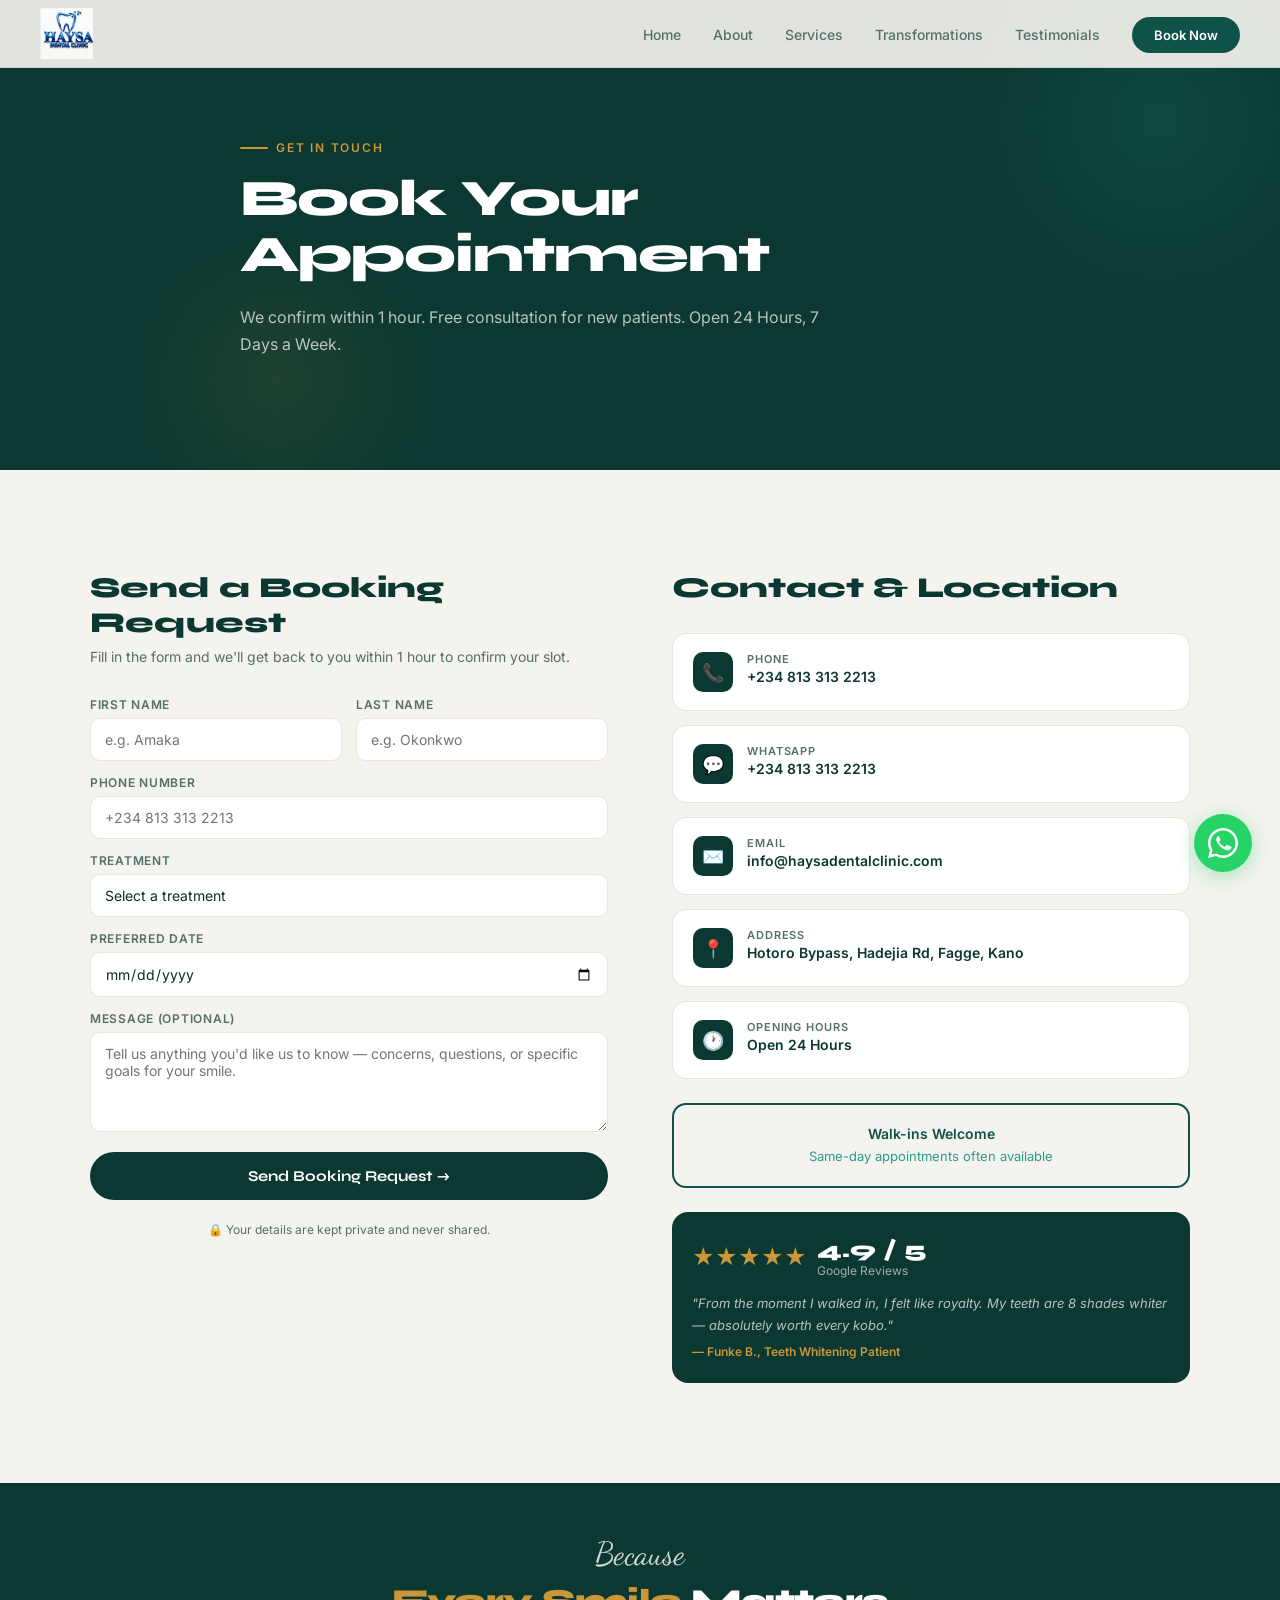
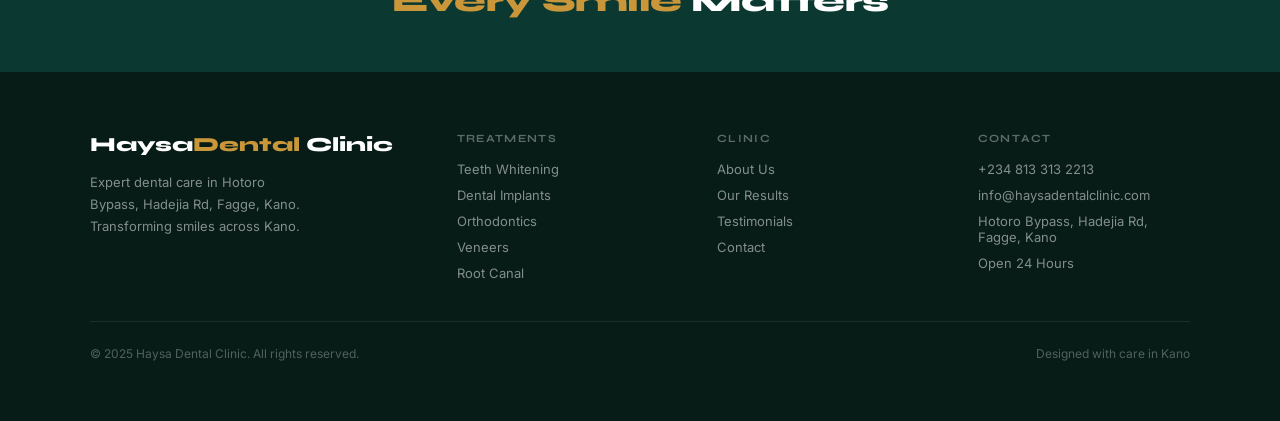
<file: contact.html>
<!DOCTYPE html>
<html lang="en">
<head>
  <meta charset="UTF-8" />
  <meta name="viewport" content="width=device-width, initial-scale=1.0" />
  <meta name="theme-color" content="#0B3830" />
  <title>Book Appointment | Haysa Dental Clinic — Hotoro Bypass, Hadejia Rd, Fagge, Kano</title>
  <meta name="description" content="Book your dental appointment at Haysa Dental Clinic in Hotoro Bypass, Hadejia Rd, Fagge, Kano. Free consultation for new patients. We confirm within 1 hour. Call +234 813 313 2213." />
  <link rel="preconnect" href="https://fonts.googleapis.com" />
  <link rel="preconnect" href="https://fonts.gstatic.com" crossorigin />
  <link href="https://fonts.googleapis.com/css2?family=Dancing+Script:wght@600;700&family=Syne:wght@700;800&family=Inter:wght@300;400;500;600&display=swap" rel="stylesheet" />
  <link rel="stylesheet" href="style.css" />
</head>
<body>

<!-- NAV -->
<nav class="nav">
  <a class="nav-logo" href="index.html">
    <img src="image-1783349737605.png" alt="Haysa Dental Clinic" class="nav-logo-img" />
  </a>
  <ul class="nav-links">
    <li><a href="index.html">Home</a></li>
    <li><a href="about.html">About</a></li>
    <li><a href="services.html">Services</a></li>
    <li><a href="transformations.html">Transformations</a></li>
    <li><a href="testimonials.html">Testimonials</a></li>
    <li><a href="contact.html" class="nav-cta active" style="background:var(--teal);">Book Now</a></li>
  </ul>
  <button class="nav-burger" onclick="document.querySelector('.mobile-menu').classList.add('open')" aria-label="Menu">
    <span></span><span></span><span></span>
  </button>
</nav>

<div class="mobile-menu">
  <button class="mobile-close" onclick="document.querySelector('.mobile-menu').classList.remove('open')">✕</button>
  <a href="index.html" onclick="document.querySelector('.mobile-menu').classList.remove('open')">Home</a>
  <a href="about.html" onclick="document.querySelector('.mobile-menu').classList.remove('open')">About</a>
  <a href="services.html" onclick="document.querySelector('.mobile-menu').classList.remove('open')">Services</a>
  <a href="transformations.html" onclick="document.querySelector('.mobile-menu').classList.remove('open')">Transformations</a>
  <a href="testimonials.html" onclick="document.querySelector('.mobile-menu').classList.remove('open')">Testimonials</a>
  <a href="contact.html" onclick="document.querySelector('.mobile-menu').classList.remove('open')">Book Now</a>
</div>

<!-- PAGE HERO -->
<section class="page-hero">
  <div class="page-hero-inner">
    <div class="page-hero-label">Get In Touch</div>
    <h1>Book Your<br>Appointment</h1>
    <p class="page-hero-sub">We confirm within 1 hour. Free consultation for new patients. Open 24 Hours, 7 Days a Week.</p>
  </div>
</section>

<!-- CONTACT SPLIT -->
<section class="contact-section">
  <div class="contact-grid">
    <!-- LEFT: Booking Form -->
    <div class="contact-form-wrap">
      <h2 class="fade-up">Send a Booking Request</h2>
      <p class="sub fade-up">Fill in the form and we'll get back to you within 1 hour to confirm your slot.</p>
      <form class="contact-form fade-up delay-1" id="contactForm" onsubmit="submitContactForm(event)">
        <div class="form-row">
          <div class="form-field">
            <label>First Name</label>
            <input type="text" placeholder="e.g. Amaka" required />
          </div>
          <div class="form-field">
            <label>Last Name</label>
            <input type="text" placeholder="e.g. Okonkwo" required />
          </div>
        </div>
        <div class="form-field">
          <label>Phone Number</label>
          <input type="tel" placeholder="+234 813 313 2213" required />
        </div>
        <div class="form-field">
          <label>Treatment</label>
          <select required>
            <option value="" disabled selected>Select a treatment</option>
            <option>General Dentistry</option>
            <option>Teeth Whitening</option>
            <option>Cosmetic Dentistry</option>
            <option>Dental Implants</option>
            <option>Porcelain Veneers</option>
            <option>Root Canal Treatment</option>
            <option>Braces &amp; Aligners</option>
            <option>Not sure — need advice</option>
          </select>
        </div>
        <div class="form-field">
          <label>Preferred Date</label>
          <input type="date" id="prefDate" required />
        </div>
        <div class="form-field">
          <label>Message (Optional)</label>
          <textarea placeholder="Tell us anything you'd like us to know — concerns, questions, or specific goals for your smile."></textarea>
        </div>
        <button type="submit" class="form-submit">Send Booking Request →</button>
        <p style="text-align:center;font-size:12px;color:var(--text-muted);margin-top:8px;">🔒 Your details are kept private and never shared.</p>
      </form>
      <div class="form-success" id="formSuccess">
        ✓ Thank you! We've received your request and will confirm your appointment within 1 hour.
      </div>
    </div>

    <!-- RIGHT: Contact Info -->
    <div class="contact-info-wrap fade-up delay-1">
      <h2>Contact &amp; Location</h2>
      <div class="contact-info-cards">
        <div class="contact-info-card">
          <div class="contact-info-icon">📞</div>
          <div>
            <div class="contact-info-label">Phone</div>
            <div class="contact-info-value"><a href="tel:+2348133132213">+234 813 313 2213</a></div>
          </div>
        </div>
        <div class="contact-info-card">
          <div class="contact-info-icon">💬</div>
          <div>
            <div class="contact-info-label">WhatsApp</div>
            <div class="contact-info-value"><a href="https://wa.me/2348133132213?text=Hello%20Haysa%20Dental%20Clinic%2C%20I%20would%20like%20to%20book%20an%20appointment." target="_blank" rel="noopener">+234 813 313 2213</a></div>
          </div>
        </div>
        <div class="contact-info-card">
          <div class="contact-info-icon">✉️</div>
          <div>
            <div class="contact-info-label">Email</div>
            <div class="contact-info-value"><a href="mailto:info@haysadentalclinic.com">info@haysadentalclinic.com</a></div>
          </div>
        </div>
        <div class="contact-info-card">
          <div class="contact-info-icon">📍</div>
          <div>
            <div class="contact-info-label">Address</div>
            <div class="contact-info-value">Hotoro Bypass, Hadejia Rd, Fagge, Kano</div>
          </div>
        </div>
        <div class="contact-info-card">
          <div class="contact-info-icon">🕐</div>
          <div>
            <div class="contact-info-label">Opening Hours</div>
            <div class="contact-info-value">Open 24 Hours</div>
          </div>
        </div>
      </div>
      <div class="contact-walkin">
        Walk-ins Welcome<br>
        <span style="font-size:13px;font-weight:400;color:var(--teal-mid);">Same-day appointments often available</span>
      </div>

      <!-- Mini trust block -->
      <div style="margin-top:24px;background:var(--dark);border-radius:16px;padding:24px 20px;color:var(--white);">
        <div style="display:flex;align-items:center;gap:10px;margin-bottom:14px;">
          <span style="font-size:22px;color:var(--gold);">★★★★★</span>
          <div>
            <div style="font-family:'Syne',sans-serif;font-weight:800;font-size:1.4rem;">4.9 / 5</div>
            <div style="font-size:12px;color:rgba(255,255,255,0.6);">Google Reviews</div>
          </div>
        </div>
        <p style="font-size:13px;color:rgba(255,255,255,0.7);line-height:1.7;font-style:italic;">"From the moment I walked in, I felt like royalty. My teeth are 8 shades whiter — absolutely worth every kobo."</p>
        <p style="font-size:12px;color:var(--gold);margin-top:8px;font-weight:600;">— Funke B., Teeth Whitening Patient</p>
      </div>
    </div>
  </div>
</section>

<!-- CTA BAR SIMPLE -->
<div class="cta-bar-simple">
  <div class="cta-bar-simple-text">Because</div>
  <div class="cta-bar-simple-main"><span>Every Smile</span> Matters</div>
</div>

<!-- FOOTER -->
<footer class="footer">
  <div class="footer-inner">
    <div class="footer-brand">
      <div class="footer-logo">Haysa<span>Dental</span> Clinic</div>
      <p class="footer-desc">Expert dental care in Hotoro Bypass, Hadejia Rd, Fagge, Kano. Transforming smiles across Kano.</p>
    </div>
    <div>
      <div class="footer-col-title">Treatments</div>
      <ul class="footer-links">
        <li><a href="services.html">Teeth Whitening</a></li>
        <li><a href="services.html">Dental Implants</a></li>
        <li><a href="services.html">Orthodontics</a></li>
        <li><a href="services.html">Veneers</a></li>
        <li><a href="services.html">Root Canal</a></li>
      </ul>
    </div>
    <div>
      <div class="footer-col-title">Clinic</div>
      <ul class="footer-links">
        <li><a href="about.html">About Us</a></li>
        <li><a href="transformations.html">Our Results</a></li>
        <li><a href="testimonials.html">Testimonials</a></li>
        <li><a href="contact.html">Contact</a></li>
      </ul>
    </div>
    <div>
      <div class="footer-col-title">Contact</div>
      <ul class="footer-links">
        <li>+234 813 313 2213</li>
        <li>info@haysadentalclinic.com</li>
        <li>Hotoro Bypass, Hadejia Rd, Fagge, Kano</li>
        <li>Open 24 Hours</li>
      </ul>
    </div>
  </div>
  <div class="footer-bottom">
    <span>© 2025 Haysa Dental Clinic. All rights reserved.</span>
    <span>Designed with care in Kano</span>
  </div>
</footer>

<!-- WHATSAPP FLOAT -->
<div class="whatsapp-float">
  <span class="whatsapp-tooltip">Chat on WhatsApp</span>
  <a class="whatsapp-bubble" href="https://wa.me/2348133132213?text=Hello%20Haysa%20Dental%20Clinic%2C%20I%20would%20like%20to%20book%20an%20appointment." target="_blank" rel="noopener" aria-label="Chat on WhatsApp">
    <svg viewBox="0 0 32 32" xmlns="http://www.w3.org/2000/svg"><path d="M16 0C7.163 0 0 7.163 0 16c0 2.822.737 5.469 2.027 7.774L0 32l8.473-2.001A15.938 15.938 0 0 0 16 32c8.837 0 16-7.163 16-16S24.837 0 16 0zm0 29.333a13.27 13.27 0 0 1-6.771-1.852l-.485-.29-5.029 1.187 1.213-4.906-.317-.503A13.272 13.272 0 0 1 2.667 16C2.667 8.636 8.636 2.667 16 2.667S29.333 8.636 29.333 16 23.364 29.333 16 29.333zm7.261-9.961c-.398-.199-2.354-1.162-2.719-1.295-.365-.133-.631-.199-.897.199-.266.398-1.029 1.295-1.261 1.561-.232.266-.465.299-.863.1-.398-.199-1.681-.619-3.203-1.975-1.183-1.055-1.982-2.358-2.214-2.756-.232-.398-.025-.613.174-.811.179-.178.398-.465.597-.698.199-.232.266-.398.398-.664.133-.266.066-.498-.033-.697-.1-.199-.897-2.162-1.229-2.96-.324-.778-.653-.672-.897-.684l-.764-.013c-.266 0-.697.1-.1063.498-.365.398-1.394 1.362-1.394 3.322s1.427 3.853 1.626 4.119c.199.266 2.808 4.285 6.805 6.009.951.411 1.693.656 2.271.839.954.303 1.823.260 2.509.158.765-.114 2.354-.963 2.686-1.893.332-.930.332-1.727.232-1.893-.099-.166-.365-.266-.763-.465z"/></svg>
  </a>
</div>

<script>
  const revealObs = new IntersectionObserver(entries => {
    entries.forEach(e => { if (e.isIntersecting) { e.target.classList.add('visible'); revealObs.unobserve(e.target); } });
  }, { threshold: 0.12 });
  document.querySelectorAll('.fade-up').forEach(el => revealObs.observe(el));

  function submitContactForm(e) {
    e.preventDefault();
    const form = document.getElementById('contactForm');
    const success = document.getElementById('formSuccess');
    form.style.display = 'none';
    success.style.display = 'block';
  }

  const dateInput = document.getElementById('prefDate');
  if (dateInput) dateInput.min = new Date().toISOString().split('T')[0];
</script>
</body>
</html>
</file>
<file: style.css>
*, *::before, *::after { box-sizing: border-box; margin: 0; padding: 0; }

:root {
  --cream:      #F5F3EE;
  --cream-dark: #EAE6DE;
  --dark:       #0B3830;
  --teal:       #0F5247;
  --teal-mid:   #2A9D8F;
  --gold:       #C9963A;
  --gold-light: #DEB05A;
  --white:      #FFFFFF;
  --text:       #0A2E28;
  --text-muted: #557068;
  --r: 16px;
}

html { scroll-behavior: smooth; }
body {
  font-family: 'Inter', sans-serif;
  background: var(--cream);
  color: var(--text);
  overflow-x: hidden;
}
img { display: block; max-width: 100%; }
a { text-decoration: none; color: inherit; }

/* ── NAV ── */
.nav {
  position: fixed;
  top: 0; left: 0; right: 0;
  z-index: 100;
  background: rgba(245,243,238,0.92);
  backdrop-filter: blur(12px);
  border-bottom: 1px solid rgba(11,56,48,0.1);
  padding: 0 40px;
  height: 68px;
  display: flex;
  align-items: center;
  justify-content: space-between;
}
.nav-logo {
  display: flex;
  align-items: center;
  gap: 10px;
}
.nav-logo-img {
  height: 52px;
  width: auto;
  object-fit: contain;
}
.nav-logo-icon {
  width: 38px;
  height: 38px;
  background: var(--dark);
  border-radius: 50%;
  display: flex;
  align-items: center;
  justify-content: center;
  font-size: 18px;
}
.nav-logo-text {
  font-family: 'Syne', sans-serif;
  font-weight: 800;
  font-size: 18px;
  color: var(--dark);
  line-height: 1;
}
.nav-logo-text span { color: var(--gold); }
.nav-links {
  display: flex;
  align-items: center;
  gap: 32px;
  list-style: none;
}
.nav-links a {
  font-size: 14px;
  font-weight: 500;
  color: var(--text-muted);
  transition: color .2s;
}
.nav-links a:hover { color: var(--dark); }
.nav-links a.active { color: var(--dark); font-weight: 700; }
.nav-cta {
  background: var(--dark);
  color: var(--white) !important;
  padding: 10px 22px;
  border-radius: 40px;
  font-size: 13px !important;
  font-weight: 600 !important;
  transition: background .2s !important;
}
.nav-cta:hover { background: var(--teal) !important; }

/* hamburger */
.nav-burger {
  display: none;
  flex-direction: column;
  gap: 5px;
  cursor: pointer;
  padding: 6px;
  background: none;
  border: none;
}
.nav-burger span {
  display: block;
  width: 24px;
  height: 2px;
  background: var(--dark);
  border-radius: 2px;
  transition: .3s;
}
.mobile-menu {
  display: none;
  position: fixed;
  inset: 0;
  background: var(--dark);
  z-index: 200;
  flex-direction: column;
  align-items: center;
  justify-content: center;
  gap: 32px;
}
.mobile-menu.open { display: flex; }
.mobile-menu a {
  color: var(--white);
  font-size: 24px;
  font-family: 'Syne', sans-serif;
  font-weight: 700;
}
.mobile-close {
  position: absolute;
  top: 24px; right: 24px;
  background: none;
  border: none;
  color: var(--white);
  font-size: 32px;
  cursor: pointer;
}

/* ── PAGE HERO (inner pages) ── */
.page-hero {
  background: var(--dark);
  padding: 140px 60px 80px;
  position: relative;
  overflow: hidden;
}
.page-hero::before {
  content: '';
  position: absolute;
  top: -80px; right: -80px;
  width: 400px; height: 400px;
  background: radial-gradient(ellipse, rgba(42,157,143,0.15) 0%, transparent 70%);
  pointer-events: none;
}
.page-hero::after {
  content: '';
  position: absolute;
  bottom: -60px; left: 10%;
  width: 300px; height: 300px;
  background: radial-gradient(ellipse, rgba(201,150,58,0.1) 0%, transparent 70%);
  pointer-events: none;
}
.page-hero-inner {
  max-width: 800px;
  margin: 0 auto;
  position: relative;
  z-index: 1;
}
.page-hero-label {
  font-size: 12px;
  font-weight: 600;
  letter-spacing: 0.15em;
  text-transform: uppercase;
  color: var(--gold);
  margin-bottom: 16px;
  display: flex;
  align-items: center;
  gap: 8px;
}
.page-hero-label::before {
  content: '';
  display: block;
  width: 28px;
  height: 2px;
  background: var(--gold);
  border-radius: 2px;
}
.page-hero h1 {
  font-family: 'Syne', sans-serif;
  font-weight: 800;
  font-size: clamp(2.2rem, 4vw, 3.6rem);
  color: var(--white);
  letter-spacing: -0.02em;
  line-height: 1.1;
  margin-bottom: 20px;
}
.page-hero-sub {
  font-size: 16px;
  color: rgba(255,255,255,0.7);
  line-height: 1.7;
  max-width: 580px;
  margin-bottom: 32px;
}

/* ── HERO (homepage) ── */
.hero {
  min-height: 100dvh;
  padding-top: 68px;
  background: var(--cream);
  position: relative;
  overflow: hidden;
  display: grid;
  grid-template-columns: 1fr 1fr;
  align-items: stretch;
}

.hero::before {
  content: '';
  position: absolute;
  top: -60px; left: -60px;
  width: 300px; height: 300px;
  background: radial-gradient(ellipse, rgba(42,157,143,0.12) 0%, transparent 70%);
  pointer-events: none;
}
.hero::after {
  content: '';
  position: absolute;
  bottom: -80px; right: 40%;
  width: 200px; height: 200px;
  background: radial-gradient(ellipse, rgba(201,150,58,0.1) 0%, transparent 70%);
  pointer-events: none;
}

.hero-left {
  padding: 60px 50px 60px 60px;
  display: flex;
  flex-direction: column;
  justify-content: center;
  position: relative;
  z-index: 1;
}

.hero-tagline-top {
  font-size: 12px;
  font-weight: 600;
  letter-spacing: 0.15em;
  text-transform: uppercase;
  color: var(--teal-mid);
  margin-bottom: 20px;
  display: flex;
  align-items: center;
  gap: 8px;
}
.hero-tagline-top::before {
  content: '';
  display: block;
  width: 28px;
  height: 2px;
  background: var(--gold);
  border-radius: 2px;
}

.hero-headline {
  margin-bottom: 20px;
  line-height: 1.0;
}
.hero-headline .line1 {
  font-family: 'Dancing Script', cursive;
  font-size: clamp(2.4rem, 4vw, 3.4rem);
  color: var(--dark);
  font-weight: 600;
  display: block;
}
.hero-headline .line2 {
  font-family: 'Syne', sans-serif;
  font-size: clamp(3.8rem, 6.5vw, 5.8rem);
  font-weight: 800;
  color: var(--dark);
  letter-spacing: -0.03em;
  display: block;
  line-height: 0.9;
}
.hero-headline .line3 {
  font-family: 'Dancing Script', cursive;
  font-size: clamp(3rem, 5vw, 4.8rem);
  color: var(--gold);
  font-weight: 700;
  display: block;
  line-height: 1.1;
}

.hero-sub {
  font-size: 15px;
  color: var(--text-muted);
  line-height: 1.7;
  max-width: 340px;
  margin-bottom: 32px;
}
.hero-sub strong { color: var(--dark); font-weight: 600; }

.hero-btns {
  display: flex;
  gap: 14px;
  flex-wrap: wrap;
  margin-bottom: 48px;
}
.btn-primary {
  background: var(--dark);
  color: var(--white);
  padding: 14px 28px;
  border-radius: 40px;
  font-size: 14px;
  font-weight: 600;
  display: flex;
  align-items: center;
  gap: 8px;
  transition: background .2s, transform .2s;
}
.btn-primary:hover { background: var(--teal); transform: translateY(-1px); }
.btn-secondary {
  border: 1.5px solid var(--dark);
  color: var(--dark);
  padding: 14px 28px;
  border-radius: 40px;
  font-size: 14px;
  font-weight: 600;
  transition: all .2s;
}
.btn-secondary:hover { background: var(--dark); color: var(--white); }

.hero-photo-wrap {
  position: relative;
  display: flex;
  align-items: flex-end;
  gap: 20px;
}
.hero-circle-photo {
  width: 200px;
  height: 200px;
  border-radius: 50%;
  border: 4px solid var(--gold);
  overflow: hidden;
  flex-shrink: 0;
  box-shadow: 0 8px 32px rgba(201,150,58,0.25);
}
.hero-circle-photo img {
  width: 100%;
  height: 100%;
  object-fit: cover;
}
.hero-priority-badge {
  background: var(--dark);
  color: var(--white);
  border-radius: 16px;
  padding: 14px 18px;
  line-height: 1.3;
  box-shadow: 0 4px 20px rgba(11,56,48,0.3);
}
.hero-priority-badge .b1 {
  font-size: 13px;
  opacity: 0.75;
}
.hero-priority-badge .b2 {
  font-family: 'Dancing Script', cursive;
  font-size: 22px;
  color: var(--gold);
  font-weight: 700;
}

.hero-right {
  display: grid;
  grid-template-rows: 1fr auto;
  gap: 0;
  position: relative;
  z-index: 1;
}

.hero-clinic-photo {
  overflow: hidden;
  position: relative;
}
.hero-clinic-photo img {
  width: 100%;
  height: 100%;
  object-fit: cover;
}
.hero-clinic-logo {
  position: absolute;
  top: 24px; right: 24px;
  background: rgba(255,255,255,0.92);
  backdrop-filter: blur(8px);
  border-radius: 16px;
  padding: 16px 20px;
  display: flex;
  align-items: center;
  gap: 12px;
  box-shadow: 0 4px 20px rgba(0,0,0,0.1);
}
.hero-clinic-logo .logo-icon {
  font-size: 28px;
}
.hero-clinic-logo .logo-text {
  font-family: 'Syne', sans-serif;
  font-weight: 800;
  font-size: 13px;
  color: var(--dark);
  line-height: 1.3;
  text-transform: uppercase;
  letter-spacing: 0.05em;
}
.hero-clinic-logo .logo-text span {
  display: block;
  font-weight: 400;
  font-size: 11px;
  color: var(--text-muted);
  letter-spacing: 0.12em;
}

.hero-services-card {
  background: var(--white);
  padding: 28px 32px;
  border-top: 1px solid var(--cream-dark);
}
.services-card-title {
  font-family: 'Dancing Script', cursive;
  font-size: 26px;
  font-weight: 700;
  color: var(--dark);
  margin-bottom: 18px;
  display: flex;
  align-items: center;
  gap: 6px;
}
.services-card-title::after {
  content: '♡';
  color: var(--gold);
  font-size: 20px;
}
.services-list {
  list-style: none;
  display: grid;
  grid-template-columns: 1fr 1fr;
  gap: 10px 20px;
}
.services-list li {
  display: flex;
  align-items: center;
  gap: 10px;
  font-size: 13px;
  font-weight: 500;
  color: var(--text);
}
.service-icon {
  width: 40px;
  height: 40px;
  border-radius: 10px;
  overflow: hidden;
  flex-shrink: 0;
  border: 1.5px solid var(--cream-dark);
}
.service-icon img {
  width: 100%;
  height: 100%;
  object-fit: cover;
  max-width: none;
}

/* ── TRUST STRIP ── */
.trust-strip {
  background: var(--white);
  border-top: 1px solid var(--cream-dark);
  border-bottom: 1px solid var(--cream-dark);
  padding: 32px 60px;
}
.trust-grid {
  display: grid;
  grid-template-columns: repeat(4,1fr);
  gap: 16px;
  max-width: 1100px;
  margin: 0 auto;
}
.trust-item {
  position: relative;
  border-radius: 16px;
  overflow: hidden;
  height: 160px;
}
.trust-item-media {
  position: absolute;
  inset: 0;
  width: 100%;
  height: 100%;
  object-fit: cover;
}
.trust-item-overlay {
  position: absolute;
  inset: 0;
  background: linear-gradient(160deg, rgba(11,56,48,0.72) 0%, rgba(11,56,48,0.55) 100%);
}
.trust-item-content {
  position: relative;
  z-index: 1;
  height: 100%;
  display: flex;
  flex-direction: column;
  align-items: center;
  justify-content: center;
  padding: 16px;
  gap: 10px;
}
.trust-item-icon {
  width: 44px;
  height: 44px;
  background: rgba(255,255,255,0.15);
  border: 1.5px solid rgba(255,255,255,0.35);
  border-radius: 50%;
  display: flex;
  align-items: center;
  justify-content: center;
  backdrop-filter: blur(4px);
}
.trust-item-label {
  font-size: 12px;
  font-weight: 700;
  color: var(--white);
  line-height: 1.4;
  text-align: center;
  letter-spacing: 0.02em;
}

/* ── SECTION HEADERS ── */
.section-header {
  text-align: center;
  margin-bottom: 60px;
}
.section-label {
  font-size: 12px;
  font-weight: 600;
  letter-spacing: 0.15em;
  text-transform: uppercase;
  color: var(--gold);
  margin-bottom: 12px;
}
.section-title {
  font-family: 'Syne', sans-serif;
  font-weight: 800;
  font-size: clamp(2rem, 3vw, 2.6rem);
  color: var(--dark);
  letter-spacing: -0.02em;
}
.section-title em {
  font-style: italic;
  color: var(--gold);
  font-family: 'Dancing Script', cursive;
  font-size: 1.15em;
}

/* ── ABOUT (shared styles) ── */
.about-section {
  padding: 100px 60px;
  background: var(--cream);
}
.about-grid {
  display: grid;
  grid-template-columns: 1fr 1fr;
  gap: 80px;
  align-items: center;
  max-width: 1200px;
  margin: 0 auto;
}
.about-label {
  font-size: 12px;
  font-weight: 600;
  letter-spacing: 0.15em;
  text-transform: uppercase;
  color: var(--gold);
  margin-bottom: 14px;
}
.about-title {
  font-family: 'Syne', sans-serif;
  font-weight: 800;
  font-size: clamp(2rem, 3vw, 2.8rem);
  color: var(--dark);
  line-height: 1.15;
  letter-spacing: -0.02em;
  margin-bottom: 20px;
}
.about-title em {
  font-style: italic;
  color: var(--gold);
  font-family: 'Dancing Script', cursive;
  font-size: 1.1em;
}
.about-body {
  font-size: 15px;
  color: var(--text-muted);
  line-height: 1.8;
  margin-bottom: 32px;
}
.about-stats {
  display: flex;
  gap: 36px;
  margin-bottom: 36px;
}
.about-stat-n {
  font-family: 'Syne', sans-serif;
  font-weight: 800;
  font-size: 2.4rem;
  color: var(--dark);
  line-height: 1;
}
.about-stat-n span { color: var(--gold); }
.about-stat-l {
  font-size: 12px;
  color: var(--text-muted);
  margin-top: 4px;
}
.about-photos {
  display: grid;
  grid-template-columns: 1fr 1fr;
  grid-template-rows: 1fr 1fr;
  gap: 12px;
  height: 500px;
}
.about-photo {
  border-radius: var(--r);
  overflow: hidden;
}
.about-photo img {
  width: 100%;
  height: 100%;
  object-fit: cover;
}
.about-photo.ap-1 { grid-row: span 2; }

/* ── STATS BAR ── */
.stats-bar {
  background: var(--white);
  padding: 60px;
}
.stats-bar-inner {
  max-width: 900px;
  margin: 0 auto;
  display: grid;
  grid-template-columns: repeat(4, 1fr);
  gap: 24px;
  text-align: center;
}
.stat-item-n {
  font-family: 'Syne', sans-serif;
  font-weight: 800;
  font-size: 2.8rem;
  color: var(--dark);
  line-height: 1;
  margin-bottom: 8px;
}
.stat-item-n span { color: var(--gold); }
.stat-item-l {
  font-size: 13px;
  color: var(--text-muted);
  font-weight: 500;
}

/* ── WHY US ── */
.why-section {
  padding: 100px 60px;
  background: var(--cream);
}
.why-grid {
  display: grid;
  grid-template-columns: 1fr 1fr;
  gap: 80px;
  align-items: center;
  max-width: 1200px;
  margin: 0 auto;
}
.why-features {
  display: flex;
  flex-direction: column;
  gap: 24px;
  margin-top: 40px;
}
.why-feature {
  display: flex;
  gap: 16px;
  align-items: flex-start;
}
.why-feature-icon {
  width: 44px;
  height: 44px;
  background: var(--dark);
  border-radius: 12px;
  display: flex;
  align-items: center;
  justify-content: center;
  font-size: 18px;
  flex-shrink: 0;
}
.why-feature-text h4 {
  font-family: 'Syne', sans-serif;
  font-weight: 700;
  font-size: 15px;
  color: var(--dark);
  margin-bottom: 4px;
}
.why-feature-text p {
  font-size: 13px;
  color: var(--text-muted);
  line-height: 1.6;
}
.why-image {
  border-radius: 24px;
  overflow: hidden;
  height: 500px;
  position: relative;
}
.why-image img {
  width: 100%;
  height: 100%;
  object-fit: cover;
}
.why-image-badge {
  position: absolute;
  bottom: 24px;
  left: 24px;
  background: rgba(255,255,255,0.95);
  border-radius: 14px;
  padding: 14px 18px;
  display: flex;
  align-items: center;
  gap: 12px;
  box-shadow: 0 4px 20px rgba(0,0,0,0.1);
}
.why-badge-icon { font-size: 24px; }
.why-badge-text {
  font-family: 'Syne', sans-serif;
  font-weight: 700;
  font-size: 13px;
  color: var(--dark);
  line-height: 1.3;
}
.why-badge-text span {
  display: block;
  font-weight: 400;
  font-size: 11px;
  color: var(--text-muted);
  font-family: 'Inter', sans-serif;
}

/* ── MARQUEE ── */
.marquee-wrap {
  background: var(--dark);
  padding: 18px 0;
  overflow: hidden;
}
.marquee-track {
  display: flex;
  gap: 0;
  animation: marquee 28s linear infinite;
  white-space: nowrap;
}
.marquee-item {
  display: inline-flex;
  align-items: center;
  gap: 16px;
  padding: 0 32px;
  font-family: 'Syne', sans-serif;
  font-size: 13px;
  font-weight: 700;
  letter-spacing: 0.1em;
  text-transform: uppercase;
  color: rgba(255,255,255,0.7);
  flex-shrink: 0;
}
.marquee-dot {
  width: 5px;
  height: 5px;
  background: var(--gold);
  border-radius: 50%;
  flex-shrink: 0;
}
@keyframes marquee { from { transform: translateX(0); } to { transform: translateX(-50%); } }

/* ── SERVICES TEASER / GRID ── */
.services-teaser {
  padding: 100px 60px;
  background: var(--cream);
}
.services-grid {
  display: grid;
  grid-template-columns: repeat(3, 1fr);
  gap: 24px;
  max-width: 1100px;
  margin: 0 auto;
}
.service-card {
  background: var(--white);
  border-radius: var(--r);
  overflow: hidden;
  border: 1px solid var(--cream-dark);
  transition: transform .3s, box-shadow .3s;
}
.service-card:hover { transform: translateY(-4px); box-shadow: 0 12px 40px rgba(11,56,48,0.1); }
.service-card-photo {
  height: 200px;
  overflow: hidden;
}
.service-card-photo img {
  width: 100%;
  height: 100%;
  object-fit: cover;
  transition: transform .5s;
  max-width: none;
}
.service-card:hover .service-card-photo img { transform: scale(1.05); }
.service-card-body {
  padding: 20px 22px 22px;
}
.service-card-name {
  font-family: 'Syne', sans-serif;
  font-weight: 800;
  font-size: 16px;
  color: var(--dark);
  margin-bottom: 6px;
}
.service-card-desc {
  font-size: 13px;
  color: var(--text-muted);
  line-height: 1.6;
  margin-bottom: 14px;
}
.service-card-link {
  font-size: 13px;
  font-weight: 700;
  color: var(--teal);
  display: inline-flex;
  align-items: center;
  gap: 4px;
  transition: gap .2s;
}
.service-card-link:hover { gap: 8px; }

/* ── DETAILED SERVICE CARDS (services page) ── */
.service-detail-card {
  background: var(--white);
  border-radius: var(--r);
  overflow: hidden;
  border: 1px solid var(--cream-dark);
  transition: transform .3s, box-shadow .3s;
}
.service-detail-card:hover { transform: translateY(-4px); box-shadow: 0 12px 40px rgba(11,56,48,0.1); }
.service-detail-photo {
  height: 260px;
  overflow: hidden;
}
.service-detail-photo img {
  width: 100%;
  height: 100%;
  object-fit: cover;
  max-width: none;
  transition: transform .5s;
}
.service-detail-card:hover .service-detail-photo img { transform: scale(1.04); }
.service-detail-body {
  padding: 24px;
}
.service-detail-name {
  font-family: 'Syne', sans-serif;
  font-weight: 800;
  font-size: 18px;
  color: var(--dark);
  margin-bottom: 10px;
}
.service-detail-desc {
  font-size: 14px;
  color: var(--text-muted);
  line-height: 1.75;
  margin-bottom: 14px;
}
.service-detail-price {
  font-size: 13px;
  font-weight: 600;
  color: var(--teal);
  margin-bottom: 18px;
}
.service-detail-btn {
  display: inline-flex;
  align-items: center;
  gap: 8px;
  background: var(--dark);
  color: var(--white);
  padding: 12px 22px;
  border-radius: 40px;
  font-size: 13px;
  font-weight: 600;
  cursor: pointer;
  border: none;
  transition: background .2s;
  font-family: 'Inter', sans-serif;
}
.service-detail-btn:hover { background: var(--teal); }

/* ── RESULTS / BA CARDS ── */
.ba-slider-section {
  padding: 100px 60px;
  background: var(--cream);
}
.ba-sliders-grid {
  display: grid;
  grid-template-columns: repeat(3, 1fr);
  gap: 24px;
  max-width: 1100px;
  margin: 0 auto;
}
.ba-slider-card {
  border-radius: var(--r);
  overflow: hidden;
  border: 1px solid var(--cream-dark);
  background: var(--white);
}
.result-photo {
  position: relative;
  height: 260px;
  overflow: hidden;
}
.result-photo img {
  width: 100%;
  height: 100%;
  object-fit: cover;
  max-width: none;
  transition: transform .5s;
}
.ba-slider-card:hover .result-photo img { transform: scale(1.04); }
.result-badge {
  position: absolute;
  top: 12px; right: 12px;
  background: rgba(201,150,58,0.92);
  color: var(--dark);
  font-size: 10px;
  font-weight: 700;
  letter-spacing: 0.08em;
  text-transform: uppercase;
  padding: 4px 10px;
  border-radius: 20px;
}
.ba-slider-info {
  padding: 16px 18px;
}
.ba-treatment {
  font-family: 'Syne', sans-serif;
  font-weight: 700;
  font-size: 15px;
  color: var(--dark);
  margin-bottom: 4px;
}
.ba-desc {
  font-size: 12px;
  color: var(--text-muted);
  margin-bottom: 10px;
}
.ba-tag {
  display: inline-block;
  background: var(--dark);
  color: var(--white);
  font-size: 10px;
  font-weight: 600;
  letter-spacing: 0.06em;
  padding: 3px 10px;
  border-radius: 20px;
  text-transform: uppercase;
}

/* ── GALLERY ── */
.gallery-section {
  padding: 100px 60px;
  background: var(--white);
}
.gallery-grid {
  display: grid;
  grid-template-columns: repeat(4, 1fr);
  grid-template-rows: 200px 200px;
  gap: 12px;
  max-width: 1100px;
  margin: 48px auto 0;
}
.gallery-item {
  border-radius: var(--r);
  overflow: hidden;
}
.gallery-item img {
  width: 100%;
  height: 100%;
  object-fit: cover;
  transition: transform .5s;
  max-width: none;
}
.gallery-item:hover img { transform: scale(1.04); }
.gallery-item.tall { grid-row: span 2; }
.gallery-item.wide { grid-column: span 2; }

/* ── VIDEO REEL ── */
.reel-section {
  padding: 100px 0 100px 60px;
  background: var(--cream);
  overflow: hidden;
}
.reel-header {
  padding-right: 60px;
  margin-bottom: 40px;
}
.reel-scroll {
  display: flex;
  gap: 16px;
  overflow-x: auto;
  scroll-snap-type: x mandatory;
  -webkit-overflow-scrolling: touch;
  padding-bottom: 16px;
  scrollbar-width: none;
}
.reel-scroll::-webkit-scrollbar { display: none; }
.reel-item {
  flex-shrink: 0;
  width: 220px;
  height: 380px;
  border-radius: 20px;
  overflow: hidden;
  scroll-snap-align: start;
  position: relative;
  cursor: pointer;
}
.reel-item video {
  width: 100%;
  height: 100%;
  object-fit: cover;
  transition: transform .4s;
}
.reel-item:hover video { transform: scale(1.04); }
.reel-item-overlay {
  position: absolute;
  inset: 0;
  background: linear-gradient(to top, rgba(11,56,48,0.7) 0%, transparent 50%);
  pointer-events: none;
}
.reel-item-label {
  position: absolute;
  bottom: 16px; left: 16px;
  color: #fff;
  font-family: 'Syne', sans-serif;
  font-weight: 700;
  font-size: 13px;
  pointer-events: none;
}

/* ── TESTIMONIALS ── */
.testimonials-section {
  padding: 100px 60px;
  background: var(--dark);
}
.testimonials-section .section-label { color: var(--gold); }
.testimonials-section .section-title { color: var(--white); }
.testimonials-section .section-title em { color: var(--gold); }
.testimonials-grid {
  display: grid;
  grid-template-columns: repeat(3, 1fr);
  gap: 24px;
  max-width: 1100px;
  margin: 0 auto;
}
.testimonial-card {
  background: rgba(255,255,255,0.06);
  border: 1px solid rgba(255,255,255,0.1);
  border-radius: 20px;
  padding: 28px;
  display: flex;
  flex-direction: column;
  gap: 16px;
  transition: background .3s;
}
.testimonial-card:hover { background: rgba(255,255,255,0.1); }
.testimonial-stars {
  display: flex;
  gap: 3px;
  color: var(--gold);
  font-size: 16px;
}
.testimonial-text {
  font-size: 14px;
  color: rgba(255,255,255,0.8);
  line-height: 1.7;
  flex: 1;
  font-style: italic;
}
.testimonial-author {
  display: flex;
  align-items: center;
  gap: 12px;
}
.testimonial-avatar {
  width: 44px; height: 44px;
  border-radius: 50%;
  overflow: hidden;
  border: 2px solid var(--gold);
  flex-shrink: 0;
}
.testimonial-avatar img {
  width: 100%; height: 100%;
  object-fit: cover;
  max-width: none;
}
.testimonial-name {
  font-family: 'Syne', sans-serif;
  font-weight: 700;
  font-size: 14px;
  color: var(--white);
}
.testimonial-treatment {
  font-size: 12px;
  color: var(--gold);
  margin-top: 2px;
}

/* ── TEAM ── */
.team-section {
  padding: 100px 60px;
  background: var(--dark);
}
.team-section .section-label { color: var(--gold); }
.team-section .section-title { color: var(--white); }
.team-section .section-title em { color: var(--gold); }
.team-grid {
  display: grid;
  grid-template-columns: repeat(3, 1fr);
  gap: 24px;
  max-width: 1000px;
  margin: 0 auto;
}
.team-card {
  background: rgba(255,255,255,0.06);
  border: 1px solid rgba(255,255,255,0.1);
  border-radius: 20px;
  overflow: hidden;
  text-align: center;
}
.team-photo {
  height: 260px;
  overflow: hidden;
}
.team-photo img {
  width: 100%;
  height: 100%;
  object-fit: cover;
  max-width: none;
  transition: transform .5s;
}
.team-card:hover .team-photo img { transform: scale(1.04); }
.team-info {
  padding: 20px;
}
.team-name {
  font-family: 'Syne', sans-serif;
  font-weight: 700;
  font-size: 16px;
  color: var(--white);
  margin-bottom: 4px;
}
.team-role {
  font-size: 12px;
  color: var(--gold);
  font-weight: 500;
}

/* ── RATING BAR ── */
.rating-bar {
  background: var(--white);
  padding: 60px;
}
.rating-bar-inner {
  max-width: 700px;
  margin: 0 auto;
  display: grid;
  grid-template-columns: auto 1fr;
  gap: 48px;
  align-items: center;
}
.rating-big {
  text-align: center;
}
.rating-big-num {
  font-family: 'Syne', sans-serif;
  font-weight: 800;
  font-size: 5rem;
  color: var(--dark);
  line-height: 1;
}
.rating-big-stars {
  font-size: 22px;
  color: var(--gold);
  margin: 8px 0;
}
.rating-big-count {
  font-size: 13px;
  color: var(--text-muted);
}
.rating-bars {
  display: flex;
  flex-direction: column;
  gap: 8px;
}
.rating-bar-row {
  display: grid;
  grid-template-columns: 28px 1fr 40px;
  align-items: center;
  gap: 10px;
  font-size: 13px;
  color: var(--text-muted);
}
.rating-bar-track {
  height: 8px;
  background: var(--cream-dark);
  border-radius: 4px;
  overflow: hidden;
}
.rating-bar-fill {
  height: 100%;
  background: var(--gold);
  border-radius: 4px;
}

/* ── PULL QUOTE ── */
.pull-quote {
  background: var(--dark);
  padding: 80px 60px;
  text-align: center;
}
.pull-quote-text {
  font-family: 'Dancing Script', cursive;
  font-size: clamp(2.2rem, 4vw, 3.6rem);
  color: var(--white);
  font-weight: 700;
  line-height: 1.3;
  max-width: 700px;
  margin: 0 auto 20px;
}
.pull-quote-author {
  font-size: 14px;
  color: var(--gold);
  font-weight: 600;
}

/* ── CONTACT SPLIT ── */
.contact-section {
  padding: 100px 60px;
  background: var(--cream);
}
.contact-grid {
  display: grid;
  grid-template-columns: 1fr 1fr;
  gap: 64px;
  max-width: 1100px;
  margin: 0 auto;
  align-items: start;
}
.contact-form-wrap h2 {
  font-family: 'Syne', sans-serif;
  font-weight: 800;
  font-size: 1.8rem;
  color: var(--dark);
  margin-bottom: 8px;
}
.contact-form-wrap .sub {
  font-size: 14px;
  color: var(--text-muted);
  margin-bottom: 32px;
}
.contact-form {
  display: flex;
  flex-direction: column;
  gap: 14px;
}
.form-row { display: grid; grid-template-columns: 1fr 1fr; gap: 14px; }
.form-field {
  display: flex;
  flex-direction: column;
  gap: 6px;
}
.form-field label {
  font-size: 12px;
  font-weight: 600;
  color: var(--text-muted);
  text-transform: uppercase;
  letter-spacing: 0.06em;
}
.form-field input,
.form-field select,
.form-field textarea {
  border: 1.5px solid var(--cream-dark);
  border-radius: 10px;
  padding: 12px 14px;
  font-family: 'Inter', sans-serif;
  font-size: 14px;
  color: var(--text);
  background: var(--white);
  outline: none;
  transition: border-color .2s;
  appearance: none;
}
.form-field textarea { resize: vertical; min-height: 100px; }
.form-field input:focus,
.form-field select:focus,
.form-field textarea:focus { border-color: var(--teal); }
.form-submit {
  background: var(--dark);
  color: var(--white);
  border: none;
  border-radius: 40px;
  padding: 15px;
  font-family: 'Syne', sans-serif;
  font-weight: 700;
  font-size: 15px;
  cursor: pointer;
  margin-top: 6px;
  transition: background .2s, transform .2s;
}
.form-submit:hover { background: var(--teal); transform: translateY(-1px); }
.form-success {
  display: none;
  background: var(--teal-mid);
  color: var(--white);
  padding: 20px 24px;
  border-radius: 14px;
  font-family: 'Syne', sans-serif;
  font-weight: 700;
  font-size: 15px;
  text-align: center;
  margin-top: 12px;
}
.contact-info-wrap h2 {
  font-family: 'Syne', sans-serif;
  font-weight: 800;
  font-size: 1.8rem;
  color: var(--dark);
  margin-bottom: 28px;
}
.contact-info-cards {
  display: flex;
  flex-direction: column;
  gap: 14px;
  margin-bottom: 24px;
}
.contact-info-card {
  display: flex;
  align-items: flex-start;
  gap: 14px;
  background: var(--white);
  border: 1px solid var(--cream-dark);
  border-radius: 14px;
  padding: 18px 20px;
}
.contact-info-icon {
  width: 40px;
  height: 40px;
  background: var(--dark);
  border-radius: 10px;
  display: flex;
  align-items: center;
  justify-content: center;
  font-size: 18px;
  flex-shrink: 0;
}
.contact-info-label {
  font-size: 11px;
  font-weight: 600;
  letter-spacing: 0.08em;
  text-transform: uppercase;
  color: var(--text-muted);
  margin-bottom: 2px;
}
.contact-info-value {
  font-size: 14px;
  font-weight: 600;
  color: var(--dark);
}
.contact-info-value a { color: var(--dark); }
.contact-info-value a:hover { color: var(--teal); }
.contact-walkin {
  border: 2px solid var(--teal);
  border-radius: 14px;
  padding: 18px 22px;
  font-size: 14px;
  color: var(--teal);
  font-weight: 600;
  text-align: center;
  line-height: 1.6;
}

/* ── CTA BAR ── */
.cta-bar {
  background: var(--dark);
  padding: 52px 60px;
}
.cta-bar-inner {
  max-width: 1100px;
  margin: 0 auto;
  display: grid;
  grid-template-columns: auto 1fr auto;
  align-items: center;
  gap: 40px;
}
.cta-bar-left {
  display: flex;
  flex-direction: column;
  gap: 4px;
}
.cta-bar-script {
  font-family: 'Dancing Script', cursive;
  font-size: 22px;
  font-weight: 600;
  color: rgba(255,255,255,0.7);
  line-height: 1;
}
.cta-bar-main {
  font-family: 'Syne', sans-serif;
  font-weight: 800;
  font-size: clamp(1.6rem, 2.5vw, 2.2rem);
  color: var(--white);
  letter-spacing: -0.02em;
  line-height: 1.1;
}
.cta-bar-main span { color: var(--gold); }
.cta-bar-contacts {
  display: flex;
  flex-direction: column;
  gap: 10px;
}
.cta-contact-row {
  display: flex;
  align-items: center;
  gap: 10px;
  font-size: 14px;
  color: rgba(255,255,255,0.75);
}
.cta-contact-icon {
  width: 30px;
  height: 30px;
  background: rgba(255,255,255,0.1);
  border-radius: 50%;
  display: flex;
  align-items: center;
  justify-content: center;
  font-size: 13px;
  flex-shrink: 0;
}
.cta-bar-right {
  display: flex;
  flex-direction: column;
  align-items: flex-end;
  gap: 16px;
}
.cta-bar-btn {
  background: var(--gold);
  color: var(--dark);
  font-family: 'Syne', sans-serif;
  font-weight: 800;
  font-size: 15px;
  padding: 16px 32px;
  border-radius: 40px;
  display: flex;
  align-items: center;
  gap: 10px;
  transition: background .2s, transform .2s;
  white-space: nowrap;
}
.cta-bar-btn:hover { background: var(--gold-light); transform: translateY(-2px); }
.cta-tagline {
  font-family: 'Dancing Script', cursive;
  font-size: 20px;
  color: rgba(255,255,255,0.6);
  text-align: right;
}
.cta-tagline strong {
  color: var(--white);
  font-family: 'Syne', sans-serif;
  font-size: 14px;
  font-weight: 700;
  display: block;
  font-style: normal;
}

/* ── CTA BAR SIMPLE ── */
.cta-bar-simple {
  background: var(--dark);
  padding: 52px 60px;
  text-align: center;
}
.cta-bar-simple-text {
  font-family: 'Dancing Script', cursive;
  font-size: 2rem;
  color: rgba(255,255,255,0.8);
  margin-bottom: 8px;
}
.cta-bar-simple-main {
  font-family: 'Syne', sans-serif;
  font-weight: 800;
  font-size: clamp(1.6rem, 2.5vw, 2.4rem);
  color: var(--white);
  letter-spacing: -0.02em;
}
.cta-bar-simple-main span { color: var(--gold); }

/* ── FOOTER ── */
.footer {
  background: #071C17;
  padding: 60px;
  color: rgba(255,255,255,0.5);
  font-size: 13px;
}
.footer-inner {
  max-width: 1100px;
  margin: 0 auto;
  display: grid;
  grid-template-columns: 1.5fr 1fr 1fr 1fr;
  gap: 48px;
}
.footer-brand {
  display: flex;
  flex-direction: column;
  gap: 14px;
}
.footer-logo {
  font-family: 'Syne', sans-serif;
  font-weight: 800;
  font-size: 20px;
  color: var(--white);
}
.footer-logo span { color: var(--gold); }
.footer-desc { line-height: 1.7; max-width: 220px; }
.footer-col-title {
  font-family: 'Syne', sans-serif;
  font-weight: 700;
  font-size: 11px;
  letter-spacing: 0.12em;
  text-transform: uppercase;
  color: rgba(255,255,255,0.35);
  margin-bottom: 16px;
}
.footer-links {
  list-style: none;
  display: flex;
  flex-direction: column;
  gap: 10px;
}
.footer-links a {
  color: rgba(255,255,255,0.5);
  font-size: 13px;
  transition: color .2s;
}
.footer-links a:hover { color: var(--white); }
.footer-bottom {
  max-width: 1100px;
  margin: 40px auto 0;
  padding-top: 24px;
  border-top: 1px solid rgba(255,255,255,0.08);
  display: flex;
  justify-content: space-between;
  align-items: center;
  font-size: 12px;
  color: rgba(255,255,255,0.3);
}

/* ── WHATSAPP FLOAT ── */
.whatsapp-float {
  position: fixed;
  bottom: 28px; right: 28px;
  z-index: 999;
  display: flex;
  flex-direction: column;
  align-items: flex-end;
  gap: 10px;
}
.whatsapp-bubble {
  width: 58px; height: 58px;
  background: #25D366;
  border-radius: 50%;
  display: flex;
  align-items: center;
  justify-content: center;
  box-shadow: 0 4px 20px rgba(37,211,102,0.4);
  cursor: pointer;
  transition: transform .2s, box-shadow .2s;
  text-decoration: none;
}
.whatsapp-bubble:hover { transform: scale(1.1); box-shadow: 0 6px 28px rgba(37,211,102,0.55); }
.whatsapp-bubble svg { width: 30px; height: 30px; fill: #fff; }
.whatsapp-tooltip {
  background: var(--dark);
  color: var(--white);
  font-size: 12px;
  font-weight: 600;
  padding: 7px 14px;
  border-radius: 20px;
  white-space: nowrap;
  box-shadow: 0 2px 12px rgba(0,0,0,0.2);
  animation: wa-pop .3s ease;
  display: none;
}
.whatsapp-float:hover .whatsapp-tooltip { display: block; }
@keyframes wa-pop { from { opacity:0; transform:translateY(6px); } to { opacity:1; transform:translateY(0); } }

/* ── BOOKING MODAL ── */
.modal-overlay {
  position: fixed;
  inset: 0;
  background: rgba(7,28,23,0.75);
  backdrop-filter: blur(6px);
  z-index: 500;
  display: flex;
  align-items: center;
  justify-content: center;
  padding: 20px;
  opacity: 0;
  pointer-events: none;
  transition: opacity .3s;
}
.modal-overlay.open { opacity: 1; pointer-events: all; }
.modal-box {
  background: var(--white);
  border-radius: 24px;
  padding: 48px;
  width: 100%;
  max-width: 520px;
  position: relative;
  transform: translateY(20px);
  transition: transform .3s;
}
.modal-overlay.open .modal-box { transform: translateY(0); }
.modal-close {
  position: absolute;
  top: 20px; right: 20px;
  background: var(--cream);
  border: none;
  width: 36px; height: 36px;
  border-radius: 50%;
  font-size: 18px;
  cursor: pointer;
  display: flex;
  align-items: center;
  justify-content: center;
  color: var(--dark);
  transition: background .2s;
}
.modal-close:hover { background: var(--cream-dark); }
.modal-title {
  font-family: 'Syne', sans-serif;
  font-weight: 800;
  font-size: 1.6rem;
  color: var(--dark);
  margin-bottom: 6px;
}
.modal-sub {
  font-size: 14px;
  color: var(--text-muted);
  margin-bottom: 28px;
}
.modal-form {
  display: flex;
  flex-direction: column;
  gap: 14px;
}
.modal-form .form-field input,
.modal-form .form-field select {
  background: var(--cream);
}
.modal-form .form-field input:focus,
.modal-form .form-field select:focus { background: var(--white); }
.form-note {
  text-align: center;
  font-size: 12px;
  color: var(--text-muted);
  margin-top: 4px;
}

/* ── FAQ ── */
.faq-section {
  padding: 100px 60px;
  background: var(--white);
}
.faq-list { display:flex; flex-direction:column; gap:12px; max-width: 750px; margin: 0 auto; }
.faq-item { border:1.5px solid var(--cream-dark); border-radius:14px; overflow:hidden; background:var(--white); }
.faq-q {
  width:100%; text-align:left; background:none; border:none; padding:20px 24px;
  font-family:'Syne',sans-serif; font-weight:700; font-size:15px; color:var(--dark);
  cursor:pointer; display:flex; justify-content:space-between; align-items:center; gap:16px;
}
.faq-q:hover { color:var(--teal); }
.faq-arrow { font-size:18px; transition:transform .3s; flex-shrink:0; color:var(--gold); }
.faq-item.open .faq-arrow { transform:rotate(180deg); }
.faq-a {
  max-height:0; overflow:hidden; transition:max-height .4s ease, padding .3s;
  font-size:14px; color:var(--text-muted); line-height:1.8; padding:0 24px;
}
.faq-item.open .faq-a { max-height:200px; padding:0 24px 20px; }

/* ── FADE UP ── */
.fade-up {
  opacity: 0;
  transform: translateY(30px);
  transition: opacity .6s ease, transform .6s ease;
}
.fade-up.visible { opacity: 1; transform: translateY(0); }
.delay-1 { transition-delay: .1s; }
.delay-2 { transition-delay: .2s; }
.delay-3 { transition-delay: .3s; }

/* ── VIEW ALL LINK ── */
.view-all-wrap {
  text-align: center;
  margin-top: 48px;
}
.view-all-link {
  display: inline-flex;
  align-items: center;
  gap: 6px;
  font-family: 'Syne', sans-serif;
  font-weight: 700;
  font-size: 14px;
  color: var(--dark);
  border: 2px solid var(--dark);
  padding: 12px 28px;
  border-radius: 40px;
  transition: all .2s;
}
.view-all-link:hover { background: var(--dark); color: var(--white); }

/* ── RESPONSIVE ── */
@media (max-width: 1024px) {
  .hero { grid-template-columns: 1fr; min-height: auto; }
  .hero-left { padding: 48px 32px 40px; }
  .hero-right { height: 460px; grid-template-rows: 1fr auto; }
  .about-grid, .why-grid, .contact-grid { grid-template-columns: 1fr; gap: 48px; }
  .about-photos { height: 360px; }
  .ba-sliders-grid { grid-template-columns: 1fr 1fr; }
  .testimonials-grid, .team-grid { grid-template-columns: 1fr 1fr; }
  .gallery-grid { grid-template-columns: repeat(3,1fr); }
  .footer-inner { grid-template-columns: 1fr 1fr; gap: 36px; }
  .cta-bar-inner { grid-template-columns: 1fr; gap: 28px; }
  .cta-bar-right { align-items: flex-start; }
  .stats-bar-inner { grid-template-columns: repeat(2, 1fr); }
  .rating-bar-inner { grid-template-columns: 1fr; gap: 28px; }
  .services-grid { grid-template-columns: 1fr 1fr; }
}
@media (max-width: 768px) {
  .nav { padding: 0 20px; }
  .nav-links { display: none; }
  .nav-burger { display: flex; }
  .hero-left { padding: 36px 20px 32px; }
  .hero-circle-photo { width: 140px; height: 140px; }
  .hero-services-card { padding: 20px; }
  .services-list { grid-template-columns: 1fr; }
  .trust-strip { padding: 24px 20px; }
  .trust-grid { grid-template-columns: repeat(2,1fr); gap: 12px; }
  .trust-item { height: 130px; }
  .about-section, .why-section, .gallery-section { padding: 60px 20px; }
  .ba-slider-section, .testimonials-section, .reel-section { padding: 60px 20px; }
  .reel-section { padding: 60px 0 60px 20px; }
  .ba-sliders-grid { grid-template-columns: 1fr; }
  .testimonials-grid, .team-grid { grid-template-columns: 1fr; }
  .gallery-grid { grid-template-columns: 1fr 1fr; grid-template-rows: repeat(4,160px); }
  .gallery-item.wide { grid-column: span 1; }
  .cta-bar { padding: 40px 20px; }
  .footer { padding: 48px 20px; }
  .footer-inner { grid-template-columns: 1fr; gap: 28px; }
  .footer-bottom { flex-direction: column; gap: 8px; text-align: center; }
  .modal-box { padding: 32px 24px; }
  .form-row { grid-template-columns: 1fr; }
  .whatsapp-float { bottom: 20px; right: 20px; }
  .page-hero { padding: 120px 20px 60px; }
  .services-teaser, .services-section { padding: 60px 20px; }
  .services-grid { grid-template-columns: 1fr; }
  .stats-bar { padding: 48px 20px; }
  .stats-bar-inner { grid-template-columns: 1fr 1fr; gap: 32px; }
  .rating-bar { padding: 48px 20px; }
  .pull-quote { padding: 60px 20px; }
  .contact-section { padding: 60px 20px; }
  .faq-section { padding: 60px 20px; }
  .team-section { padding: 60px 20px; }
  .cta-bar-simple { padding: 40px 20px; }
}
</file>
